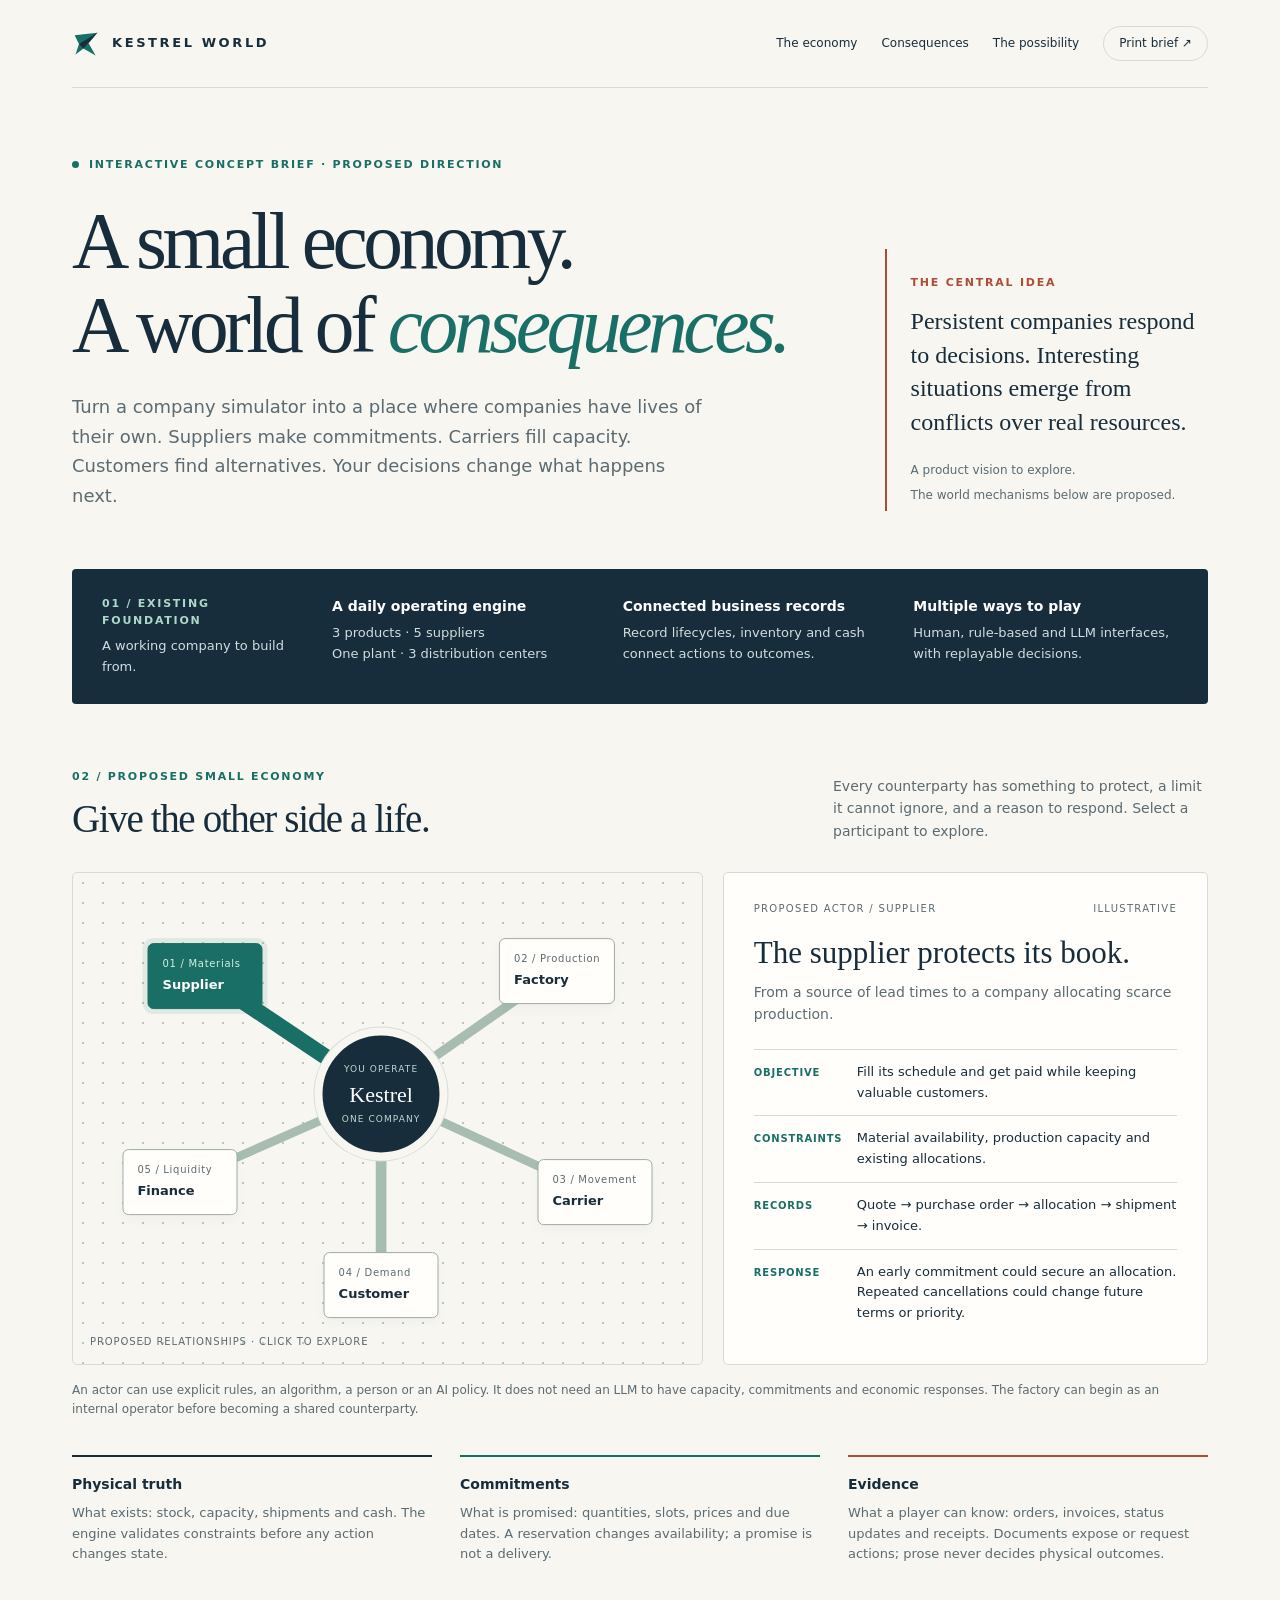
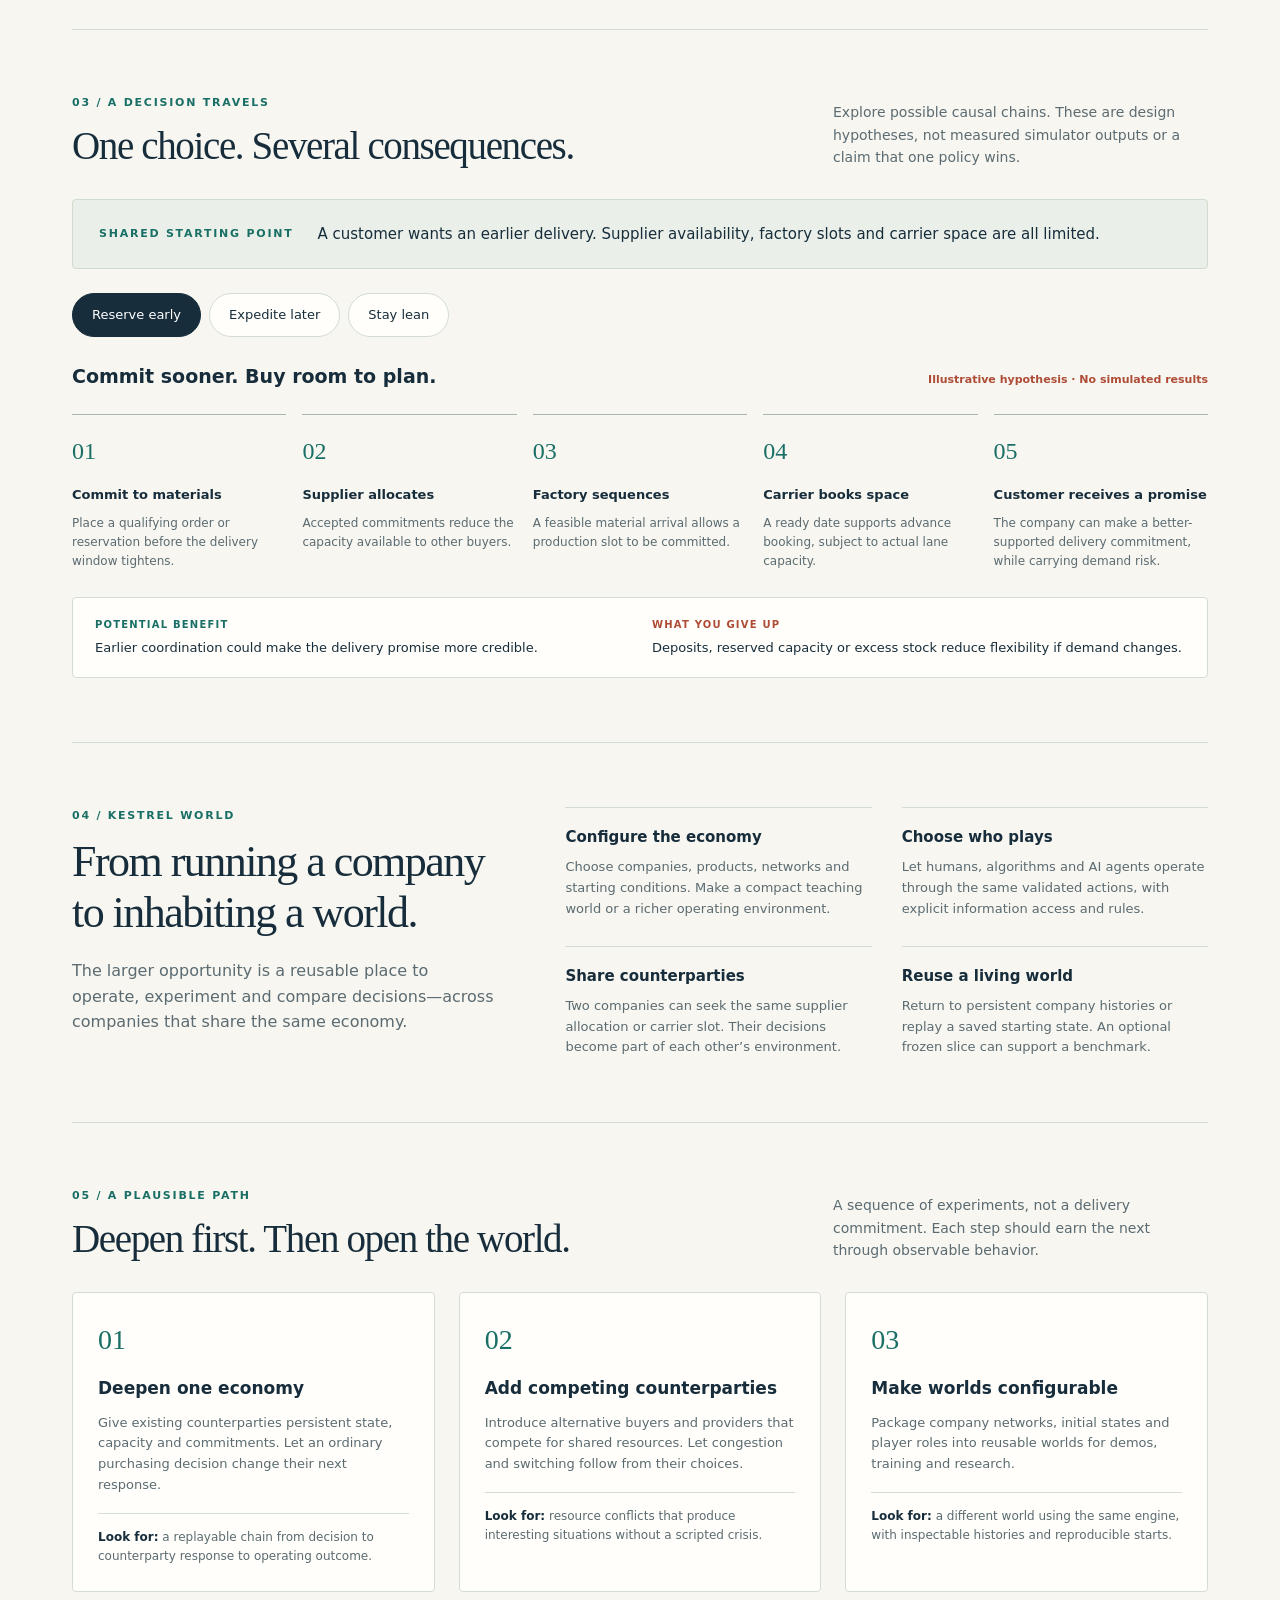
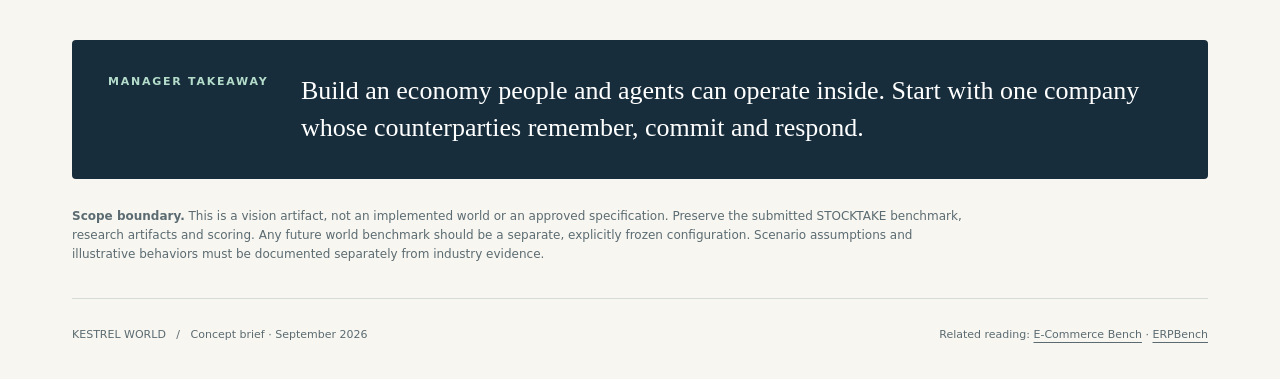
<file: artifacts/kestrel-world-vision.html>
<!doctype html>
<html lang="en">
<head>
<meta charset="utf-8"><meta name="viewport" content="width=device-width,initial-scale=1">
<meta name="description" content="An interactive concept brief for Kestrel World: persistent companies, shared resources, and consequences that emerge from economic decisions.">
<title>Kestrel World — A small economy</title>
<style>
:root{--paper:#f7f6f1;--ink:#172d3b;--muted:#5b6b71;--line:#d5dcd8;--teal:#196f65;--mint:#dceee6;--coral:#ae4c36;--peach:#f4e2d9;--white:#fffefa}*{box-sizing:border-box}html{scroll-behavior:smooth}body{margin:0;background:var(--paper);color:var(--ink);font:16px/1.6 ui-sans-serif,system-ui,-apple-system,BlinkMacSystemFont,"Segoe UI",sans-serif}button,a{-webkit-tap-highlight-color:transparent}button{font:inherit;cursor:pointer}a{color:inherit;text-underline-offset:4px}button:focus-visible,a:focus-visible{outline:3px solid var(--coral);outline-offset:5px}button:hover{filter:brightness(.96)}.wrap{max-width:1240px;margin:auto;padding:0 52px}.topbar{display:flex;justify-content:space-between;align-items:center;padding:26px 0;border-bottom:1px solid var(--line);gap:20px}.brand{font-weight:800;letter-spacing:.2em;font-size:13px;display:flex;align-items:center;gap:12px}.mark{width:28px;height:28px}.topbar nav{display:flex;align-items:center;gap:24px;font-size:12px}.topbar nav a{text-decoration:none}.print{border:1px solid var(--line);border-radius:30px;padding:7px 15px;background:transparent;color:var(--ink)}.eyebrow,.section-label{font-size:11px;font-weight:750;letter-spacing:.16em;text-transform:uppercase}.eyebrow{color:var(--teal);display:flex;align-items:center;gap:10px}.dot{width:7px;height:7px;border-radius:50%;background:var(--teal);display:inline-block}.hero{padding:68px 0 58px;display:grid;grid-template-columns:1.4fr .6fr;gap:58px;align-items:end}h1,h2,h3,p{margin-top:0}h1{font-family:Georgia,"Times New Roman",serif;font-size:clamp(52px,6.2vw,82px);font-weight:400;line-height:1.06;letter-spacing:-.055em;margin:25px 0}h1 em{font-weight:400;color:var(--teal)}.intro{font-size:18px;max-width:640px;color:var(--muted);line-height:1.65;margin-bottom:0}.hero-aside{padding:25px 0 4px 24px;border-left:2px solid var(--coral)}.hero-aside .section-label{color:var(--coral)}.hero-aside p{font-family:Georgia,serif;font-size:24px;line-height:1.4;margin:14px 0 16px}.small{font-size:12px;color:var(--muted)}.foundation{background:var(--ink);color:white;padding:26px 30px;display:grid;grid-template-columns:200px 1fr;gap:30px;border-radius:4px}.foundation .section-label{color:#aed8c9}.foundation p{font-size:13px;color:#d1dddF;margin:6px 0 0}.foundation-items{display:grid;grid-template-columns:repeat(3,1fr);gap:26px}.foundation strong{font-size:14px;font-weight:650;display:block;margin-bottom:4px}.section{padding:64px 0;border-bottom:1px solid var(--line)}.section-heading{display:flex;gap:40px;justify-content:space-between;align-items:end;margin-bottom:30px}.section-label{color:var(--teal)}h2{font-family:Georgia,serif;font-size:39px;line-height:1.15;font-weight:400;letter-spacing:-.035em;margin:12px 0 0}.section-heading>p{font-size:14px;color:var(--muted);max-width:375px;margin:0}.network-layout{display:grid;grid-template-columns:1.3fr 1fr;gap:20px}.network{position:relative;min-height:430px;border:1px solid var(--line);border-radius:5px;background:radial-gradient(circle,#b9c7bf 1px,transparent 1px) 0 0/20px 20px;overflow:hidden}.network svg{position:absolute;inset:0;width:100%;height:100%;pointer-events:none}.connection{stroke:#a7bdb2;stroke-width:1.7;fill:none}.connection.active{stroke:var(--teal);stroke-width:3}.node{position:absolute;transform:translate(-50%,-50%);background:var(--white);border:1px solid #9eada6;border-radius:6px;color:var(--ink);min-width:115px;padding:12px 14px;box-shadow:0 5px 12px #172d3b08;font-size:13px;font-weight:650;text-align:left}.node span{display:block;font-size:10px;letter-spacing:.07em;font-weight:500;color:var(--muted);margin-bottom:3px}.node[aria-pressed=true]{background:var(--teal);border-color:var(--teal);color:white;box-shadow:0 0 0 5px #196f6519}.node[aria-pressed=true] span{color:#d6eee4}.node.supplier{left:21%;top:21%}.node.factory{left:77%;top:20%}.node.carrier{left:83%;top:65%}.node.customer{left:49%;top:84%}.node.finance{left:17%;top:63%}.company{position:absolute;left:49%;top:45%;transform:translate(-50%,-50%);border-radius:50%;background:var(--ink);color:white;width:133px;height:133px;display:flex;flex-direction:column;justify-content:center;align-items:center;text-align:center;border:8px solid var(--paper);box-shadow:0 0 0 1px var(--line)}.company strong{font-family:Georgia,serif;font-size:22px;font-weight:400}.company span{font-size:9px;text-transform:uppercase;letter-spacing:.12em;color:#c4d6d1}.map-label{position:absolute;bottom:14px;left:17px;font-size:10px;letter-spacing:.09em;color:var(--muted)}.actor-panel{padding:28px 30px;background:var(--white);border:1px solid var(--line);border-radius:5px}.panel-kicker{display:flex;justify-content:space-between;gap:12px;font-size:10px;text-transform:uppercase;letter-spacing:.13em;color:var(--muted)}.actor-panel h3{font-family:Georgia,serif;font-size:31px;font-weight:400;line-height:1.1;margin:19px 0 11px}.actor-panel .lede{font-size:14px;color:var(--muted);margin-bottom:23px}.actor-fields{margin:0}.actor-fields>div{display:grid;grid-template-columns:89px 1fr;gap:14px;border-top:1px solid var(--line);padding:12px 0}.actor-fields dt{font-size:10px;font-weight:750;letter-spacing:.08em;text-transform:uppercase;padding-top:3px;color:var(--teal)}.actor-fields dd{margin:0;font-size:13px}.note{font-size:12px;color:var(--muted);margin:16px 0 0}.truth-grid{display:grid;grid-template-columns:repeat(3,1fr);gap:28px;margin-top:36px}.truth-card{border-top:2px solid var(--ink);padding-top:16px}.truth-card:nth-child(2){border-color:var(--teal)}.truth-card:nth-child(3){border-color:var(--coral)}.truth-card h3{font-size:14px;margin:0 0 7px}.truth-card p{font-size:13px;color:var(--muted);margin:0}.cause{background:#eaf0e9;border:1px solid #cfdccd;padding:22px 26px;display:flex;gap:24px;align-items:center;border-radius:4px}.cause .section-label{white-space:nowrap}.cause p{font-size:15px;margin:0}.policy-buttons{display:flex;gap:8px;margin:24px 0}.policy-buttons button{border:1px solid var(--line);background:var(--white);padding:11px 19px;border-radius:30px;color:var(--ink);font-size:13px}.policy-buttons button[aria-pressed=true]{background:var(--ink);color:white;border-color:var(--ink)}.policy-heading{display:flex;justify-content:space-between;gap:30px;margin-bottom:22px;align-items:baseline}.policy-heading h3{font-size:19px;margin:0;font-weight:650}.hypothesis{font-size:11px;color:var(--coral);font-weight:600}.steps{list-style:none;margin:0;padding:0;display:grid;grid-template-columns:repeat(5,1fr);gap:16px}.steps li{padding-top:17px;border-top:1px solid #a8b8b0}.step-number{font-family:Georgia,serif;font-size:24px;color:var(--teal);display:block;margin-bottom:15px}.steps strong{display:block;font-size:13px;margin-bottom:8px}.steps p{font-size:12px;color:var(--muted);margin:0}.tradeoff{display:grid;grid-template-columns:1fr 1fr;gap:24px;margin-top:25px;padding:19px 22px;background:var(--white);border:1px solid var(--line);border-radius:4px}.tradeoff p{font-size:13px;margin:0}.tradeoff strong{font-size:10px;text-transform:uppercase;letter-spacing:.12em;display:block;color:var(--teal);margin-bottom:5px}.tradeoff p:last-child strong{color:var(--coral)}.world{display:grid;grid-template-columns:.8fr 1.2fr;gap:65px}.world h2{font-size:44px}.world-intro{font-size:16px;color:var(--muted);margin:20px 0 0}.possibilities{display:grid;grid-template-columns:1fr 1fr;gap:26px 30px}.possibilities article{padding-top:17px;border-top:1px solid var(--line)}.possibilities h3{font-size:15px;margin-bottom:8px}.possibilities p{font-size:13px;color:var(--muted);margin:0}.sequence{display:grid;grid-template-columns:repeat(3,1fr);gap:24px;margin-top:28px}.phase{border:1px solid var(--line);border-radius:4px;padding:25px;background:var(--white)}.phase-num{font-family:Georgia,serif;color:var(--teal);font-size:28px}.phase h3{font-size:17px;margin:13px 0 10px}.phase p{font-size:13px;color:var(--muted);margin:0}.phase .proof{padding-top:14px;margin-top:17px;border-top:1px solid var(--line);font-size:12px}.proof strong{color:var(--ink)}.takeaway{padding:33px 36px;margin:48px 0 28px;background:var(--ink);color:white;border-radius:4px;display:grid;grid-template-columns:165px 1fr;gap:28px}.takeaway .section-label{color:#b4dccb}.takeaway p{font-family:Georgia,serif;font-size:26px;line-height:1.4;margin:0}.boundary{font-size:12px;color:var(--muted);max-width:900px}.footer{padding:27px 0 35px;margin-top:34px;border-top:1px solid var(--line);display:flex;justify-content:space-between;gap:30px;font-size:11px;color:var(--muted)}.print-only{display:none}::selection{background:#c4e6d5} @media(max-width:900px){.wrap{padding:0 28px}.hero{grid-template-columns:1fr;gap:32px;padding-top:44px}.hero-aside{max-width:620px}.foundation{grid-template-columns:1fr;gap:20px}.network-layout{grid-template-columns:1fr 1fr}.node{min-width:95px;padding:10px;font-size:12px}.company{width:112px;height:112px}.world{gap:32px}.steps{gap:12px}.topbar nav a{display:none}}@media(max-width:650px){.wrap{padding:0 20px}.topbar{padding:20px 0}.brand{font-size:11px}.hero{padding:38px 0}.hero h1{font-size:53px}.intro{font-size:16px}.hero-aside p{font-size:22px}.foundation{padding:24px}.foundation-items{grid-template-columns:1fr;gap:17px}.section{padding:42px 0}.section-heading{display:block}.section-heading>p{margin-top:17px}h2{font-size:33px}.network-layout{grid-template-columns:1fr}.network{min-height:380px}.node{min-width:99px}.node.carrier{left:80%}.node.finance{left:19%}.actor-panel{padding:24px}.truth-grid{grid-template-columns:1fr;gap:20px}.cause{display:block;padding:20px}.cause p{margin-top:8px}.policy-buttons{flex-wrap:wrap}.policy-buttons button{padding:9px 14px}.policy-heading{display:block}.hypothesis{display:block;margin-top:8px}.steps{grid-template-columns:1fr;gap:0}.steps li{display:grid;grid-template-columns:33px 1fr;column-gap:16px;padding:16px 0}.step-number{grid-row:span 2;margin:0}.steps strong{margin-bottom:4px}.steps p{font-size:13px}.tradeoff,.world,.sequence,.takeaway{grid-template-columns:1fr}.world{gap:30px}.world h2{font-size:37px}.possibilities{gap:22px}.takeaway{padding:27px;gap:15px}.takeaway p{font-size:24px}.footer{display:block}.footer>div+div{margin-top:15px}}@media(prefers-reduced-motion:reduce){html{scroll-behavior:auto}}@media print{@page{margin:16mm}body{font-size:10pt;background:white;color:#172d3b}.wrap{padding:0;max-width:none}.topbar nav,.policy-buttons,.network,.screen-only{display:none!important}.hero{padding:25px 0;gap:30px;grid-template-columns:1.4fr .6fr}h1{font-size:43pt}.hero-aside p{font-size:16pt}.intro{font-size:11pt}.foundation{background:#eef2ee;color:var(--ink);padding:17px;grid-template-columns:160px 1fr}.foundation p,.foundation .section-label{color:var(--ink)}.section{padding:25px 0}.section-heading{margin-bottom:20px}h2,.world h2{font-size:25pt}.network-layout{display:block}.actor-panel{break-inside:avoid;padding:17px;margin-bottom:12px}.actor-panel h3{font-size:21pt;margin-top:10px}.actor-panel .lede{margin-bottom:10px}.actor-fields>div{padding:7px 0}.print-only{display:block}.print-actors{display:grid;grid-template-columns:1fr 1fr;gap:12px}.print-actors .actor-fields>div{grid-template-columns:65px 1fr;gap:8px}.print-actors .actor-panel{margin:0}.truth-grid{gap:20px;break-inside:avoid}.cause{padding:15px}.policy-content{break-inside:avoid;margin-top:22px}.steps{gap:12px}.steps p{font-size:9pt}.step-number{margin-bottom:7px}.tradeoff{margin-top:15px;padding:12px}.world{gap:30px}.sequence{gap:15px}.phase{padding:16px;break-inside:avoid}.takeaway{background:#eef2ee;color:var(--ink);margin:25px 0 15px;padding:20px;break-inside:avoid}.takeaway .section-label{color:var(--teal)}.takeaway p{font-size:17pt}.footer{margin-top:18px;padding-bottom:0}a{color:inherit}*{box-shadow:none!important}}
</style>
</head>
<body>
<div class="wrap">
<header class="topbar"><a class="brand" href="#top" aria-label="Kestrel World home" style="text-decoration:none"><svg class="mark" viewBox="0 0 32 32" aria-hidden="true"><path d="M3 6L29 3 19 15 27 29 13 21 4 28 8 16Z" fill="#196f65"/><path d="M8 16L29 3 13 21" fill="#172d3b"/></svg>KESTREL WORLD</a><nav aria-label="Sections"><a href="#economy">The economy</a><a href="#consequences">Consequences</a><a href="#worlds">The possibility</a><button class="print" id="print-button" type="button">Print brief ↗</button></nav></header>
<main id="top">
<section class="hero"><div><div class="eyebrow"><span class="dot"></span>Interactive concept brief · Proposed direction</div><h1>A small economy.<br>A world of <em>consequences.</em></h1><p class="intro">Turn a company simulator into a place where companies have lives of their own. Suppliers make commitments. Carriers fill capacity. Customers find alternatives. Your decisions change what happens next.</p></div><aside class="hero-aside"><div class="section-label">The central idea</div><p>Persistent companies respond to decisions. Interesting situations emerge from conflicts over real resources.</p><span class="small">A product vision to explore.<br>The world mechanisms below are proposed.</span></aside></section>
<section class="foundation" aria-label="Existing Kestrel foundation"><div><div class="section-label">01 / Existing foundation</div><p>A working company to build from.</p></div><div class="foundation-items"><div><strong>A daily operating engine</strong><p>3 products · 5 suppliers<br>One plant · 3 distribution centers</p></div><div><strong>Connected business records</strong><p>Record lifecycles, inventory and cash connect actions to outcomes.</p></div><div><strong>Multiple ways to play</strong><p>Human, rule-based and LLM interfaces, with replayable decisions.</p></div></div></section>
<section class="section" id="economy"><div class="section-heading"><div><div class="section-label">02 / Proposed small economy</div><h2>Give the other side a life.</h2></div><p>Every counterparty has something to protect, a limit it cannot ignore, and a reason to respond. Select a participant to explore.</p></div>
<div class="network-layout"><div class="network" aria-label="Proposed company network"><svg viewBox="0 0 100 100" preserveAspectRatio="none" aria-hidden="true"><path class="connection active" data-link="supplier" d="M49 45L21 21"/><path class="connection" data-link="factory" d="M49 45L77 20"/><path class="connection" data-link="carrier" d="M49 45L83 65"/><path class="connection" data-link="customer" d="M49 45L49 84"/><path class="connection" data-link="finance" d="M49 45L17 63"/></svg><div class="company"><span>You operate</span><strong>Kestrel</strong><span>One company</span></div><button class="node supplier" data-actor="supplier" aria-controls="actor-panel" aria-pressed="true"><span>01 / Materials</span>Supplier</button><button class="node factory" data-actor="factory" aria-controls="actor-panel" aria-pressed="false"><span>02 / Production</span>Factory</button><button class="node carrier" data-actor="carrier" aria-controls="actor-panel" aria-pressed="false"><span>03 / Movement</span>Carrier</button><button class="node customer" data-actor="customer" aria-controls="actor-panel" aria-pressed="false"><span>04 / Demand</span>Customer</button><button class="node finance" data-actor="finance" aria-controls="actor-panel" aria-pressed="false"><span>05 / Liquidity</span>Finance</button><span class="map-label">PROPOSED RELATIONSHIPS · CLICK TO EXPLORE</span></div><div id="actor-panel" class="actor-panel" aria-live="polite" aria-atomic="true"></div></div>
<div class="print-only print-actors" id="print-actors"></div>
<p class="note">An actor can use explicit rules, an algorithm, a person or an AI policy. It does not need an LLM to have capacity, commitments and economic responses. The factory can begin as an internal operator before becoming a shared counterparty.</p>
<div class="truth-grid"><article class="truth-card"><h3>Physical truth</h3><p>What exists: stock, capacity, shipments and cash. The engine validates constraints before any action changes state.</p></article><article class="truth-card"><h3>Commitments</h3><p>What is promised: quantities, slots, prices and due dates. A reservation changes availability; a promise is not a delivery.</p></article><article class="truth-card"><h3>Evidence</h3><p>What a player can know: orders, invoices, status updates and receipts. Documents expose or request actions; prose never decides physical outcomes.</p></article></div>
</section>
<section class="section" id="consequences"><div class="section-heading"><div><div class="section-label">03 / A decision travels</div><h2>One choice. Several consequences.</h2></div><p>Explore possible causal chains. These are design hypotheses, not measured simulator outputs or a claim that one policy wins.</p></div><div class="cause"><span class="section-label">Shared starting point</span><p>A customer wants an earlier delivery. Supplier availability, factory slots and carrier space are all limited.</p></div><div class="policy-buttons" role="group" aria-label="Illustrative operating policy"><button data-policy="reserve" aria-pressed="true" aria-controls="policy-panel">Reserve early</button><button data-policy="expedite" aria-pressed="false" aria-controls="policy-panel">Expedite later</button><button data-policy="lean" aria-pressed="false" aria-controls="policy-panel">Stay lean</button></div><div id="policy-panel" class="policy-content" aria-live="polite" aria-atomic="true"></div><div id="print-policies" class="print-only"></div></section>
<section class="section world" id="worlds"><div><div class="section-label">04 / Kestrel World</div><h2>From running a company<br>to inhabiting a world.</h2><p class="world-intro">The larger opportunity is a reusable place to operate, experiment and compare decisions—across companies that share the same economy.</p></div><div class="possibilities"><article><h3>Configure the economy</h3><p>Choose companies, products, networks and starting conditions. Make a compact teaching world or a richer operating environment.</p></article><article><h3>Choose who plays</h3><p>Let humans, algorithms and AI agents operate through the same validated actions, with explicit information access and rules.</p></article><article><h3>Share counterparties</h3><p>Two companies can seek the same supplier allocation or carrier slot. Their decisions become part of each other’s environment.</p></article><article><h3>Reuse a living world</h3><p>Return to persistent company histories or replay a saved starting state. An optional frozen slice can support a benchmark.</p></article></div></section>
<section class="section" style="border-bottom:0;padding-bottom:0"><div class="section-heading"><div><div class="section-label">05 / A plausible path</div><h2>Deepen first. Then open the world.</h2></div><p>A sequence of experiments, not a delivery commitment. Each step should earn the next through observable behavior.</p></div><div class="sequence"><article class="phase"><span class="phase-num">01</span><h3>Deepen one economy</h3><p>Give existing counterparties persistent state, capacity and commitments. Let an ordinary purchasing decision change their next response.</p><p class="proof"><strong>Look for:</strong> a replayable chain from decision to counterparty response to operating outcome.</p></article><article class="phase"><span class="phase-num">02</span><h3>Add competing counterparties</h3><p>Introduce alternative buyers and providers that compete for shared resources. Let congestion and switching follow from their choices.</p><p class="proof"><strong>Look for:</strong> resource conflicts that produce interesting situations without a scripted crisis.</p></article><article class="phase"><span class="phase-num">03</span><h3>Make worlds configurable</h3><p>Package company networks, initial states and player roles into reusable worlds for demos, training and research.</p><p class="proof"><strong>Look for:</strong> a different world using the same engine, with inspectable histories and reproducible starts.</p></article></div></section>
<aside class="takeaway"><div class="section-label">Manager takeaway</div><p>Build an economy people and agents can operate inside. Start with one company whose counterparties remember, commit and respond.</p></aside><p class="boundary"><strong>Scope boundary.</strong> This is a vision artifact, not an implemented world or an approved specification. Preserve the submitted STOCKTAKE benchmark, research artifacts and scoring. Any future world benchmark should be a separate, explicitly frozen configuration. Scenario assumptions and illustrative behaviors must be documented separately from industry evidence.</p>
</main><footer class="footer"><div>KESTREL WORLD &nbsp; / &nbsp; Concept brief · September 2026</div><div>Related reading: <a href="https://arxiv.org/abs/2608.30730">E-Commerce Bench</a> · <a href="https://arxiv.org/abs/2609.04667">ERPBench</a></div></footer>
</div>
<script>
const actors={
 supplier:{name:'The supplier protects its book.',lede:'From a source of lead times to a company allocating scarce production.',objective:'Fill its schedule and get paid while keeping valuable customers.',constraint:'Material availability, production capacity and existing allocations.',records:'Quote → purchase order → allocation → shipment → invoice.',response:'An early commitment could secure an allocation. Repeated cancellations could change future terms or priority.'},
 factory:{name:'The factory protects its schedule.',lede:'Production becomes a queue of competing commitments, not an unlimited conversion step.',objective:'Complete valuable work while keeping the line productive.',constraint:'Line time, materials, changeovers and previously accepted jobs.',records:'Work order → slot reservation → production release → completion.',response:'A rush request could displace another job only if the schedule and commitments permit it. A reserved slot could expire if materials fail to arrive.'},
 carrier:{name:'The carrier protects its network.',lede:'Transport capacity is something other companies want too.',objective:'Fill departures and honor accepted bookings profitably.',constraint:'Lane capacity, cutoff times, equipment and accepted shipments.',records:'Rate quote → booking → pickup → transit event → delivery receipt.',response:'Late booking could mean a later departure or a premium service if space remains. Paying more cannot create capacity that does not exist.'},
 customer:{name:'The customer protects its business.',lede:'Demand comes from a buyer with its own deadlines and alternatives.',objective:'Obtain reliable supply at an acceptable total cost.',constraint:'Budget, delivery windows, switching options and its own commitments.',records:'Inquiry → sales order → delivery promise → receipt → payment.',response:'A missed promise could trigger a revised order or a switch to an available competitor. Reliable delivery could influence future business.'},
 finance:{name:'Finance protects its exposure.',lede:'Working capital ties a company’s choices together across time.',objective:'Recover lending and support obligations within an agreed risk policy.',constraint:'Cash, credit limits, collateral and outstanding payment obligations.',records:'Invoice → receivable or payable → credit draw → settlement.',response:'An advance payment could consume room for freight or wages. Overdue obligations could restrict additional credit under explicit rules.'}
};
const policies={
 reserve:{title:'Commit sooner. Buy room to plan.',steps:[['Commit to materials','Place a qualifying order or reservation before the delivery window tightens.'],['Supplier allocates','Accepted commitments reduce the capacity available to other buyers.'],['Factory sequences','A feasible material arrival allows a production slot to be committed.'],['Carrier books space','A ready date supports advance booking, subject to actual lane capacity.'],['Customer receives a promise','The company can make a better-supported delivery commitment, while carrying demand risk.']],upside:'Earlier coordination could make the delivery promise more credible.',cost:'Deposits, reserved capacity or excess stock reduce flexibility if demand changes.'},
 expedite:{title:'Wait for clarity. Then seek a faster route.',steps:[['Hold the commitment','Keep options open while waiting for the customer to confirm.'],['Capacity fills elsewhere','Other accepted orders may take supplier and factory slots.'],['Request an exception','Seek a rush slot or substitute; the counterparty can accept, price or decline.'],['Seek faster freight','Pay for an available faster service; every leg must remain feasible.'],['Reconcile the promise','Deliver sooner if the chain can support it, or renegotiate the customer deadline.']],upside:'Waiting could avoid spending against uncertain demand.',cost:'Rush costs may squeeze margin, and no premium guarantees unavailable capacity.'},
 lean:{title:'Protect cash. Accept less buffer.',steps:[['Buy close to need','Limit forward commitments and keep inventory small.'],['Depend on current availability','The next order competes for whatever supply remains when it is placed.'],['Expose the production gap','A late material arrival may leave a slot idle or push the job back.'],['Use the feasible departure','A missed cutoff may move delivery to the next available carrier slot.'],['Customer weighs alternatives','The buyer may accept the revised date, resize its order or switch if another offer exists.']],upside:'Less stock could preserve cash and limit unsold inventory.',cost:'Small buffers make supplier and transport variability harder to absorb.'}
};
function actorHTML(key){const a=actors[key];return `<div class="panel-kicker"><span>Proposed actor / ${key}</span><span>Illustrative</span></div><h3>${a.name}</h3><p class="lede">${a.lede}</p><dl class="actor-fields">${[['Objective','objective'],['Constraints','constraint'],['Records','records'],['Response','response']].map(([label,field])=>`<div><dt>${label}</dt><dd>${a[field]}</dd></div>`).join('')}</dl>`}
function policyHTML(key){const p=policies[key];return `<div class="policy-heading"><h3>${p.title}</h3><span class="hypothesis">Illustrative hypothesis · No simulated results</span></div><ol class="steps">${p.steps.map(([title,body],i)=>`<li><span class="step-number">0${i+1}</span><strong>${title}</strong><p>${body}</p></li>`).join('')}</ol><div class="tradeoff"><p><strong>Potential benefit</strong>${p.upside}</p><p><strong>What you give up</strong>${p.cost}</p></div>`}
function selectActor(key){document.querySelectorAll('[data-actor]').forEach(b=>b.setAttribute('aria-pressed',String(b.dataset.actor===key)));document.querySelectorAll('[data-link]').forEach(p=>p.classList.toggle('active',p.dataset.link===key));document.getElementById('actor-panel').innerHTML=actorHTML(key);document.getElementById('print-actors').innerHTML=Object.keys(actors).filter(k=>k!==key).map(k=>`<article class="actor-panel">${actorHTML(k)}</article>`).join('')}
function selectPolicy(key){document.querySelectorAll('[data-policy]').forEach(b=>b.setAttribute('aria-pressed',String(b.dataset.policy===key)));document.getElementById('policy-panel').innerHTML=policyHTML(key);document.getElementById('print-policies').innerHTML=Object.keys(policies).filter(k=>k!==key).map(k=>`<article class="policy-content">${policyHTML(k)}</article>`).join('')}
document.querySelectorAll('[data-actor]').forEach(b=>b.addEventListener('click',()=>selectActor(b.dataset.actor)));
document.querySelectorAll('[data-policy]').forEach(b=>b.addEventListener('click',()=>selectPolicy(b.dataset.policy)));
document.getElementById('print-button').addEventListener('click',()=>window.print());selectActor('supplier');selectPolicy('reserve');
</script>
</body>
</html>
</file>
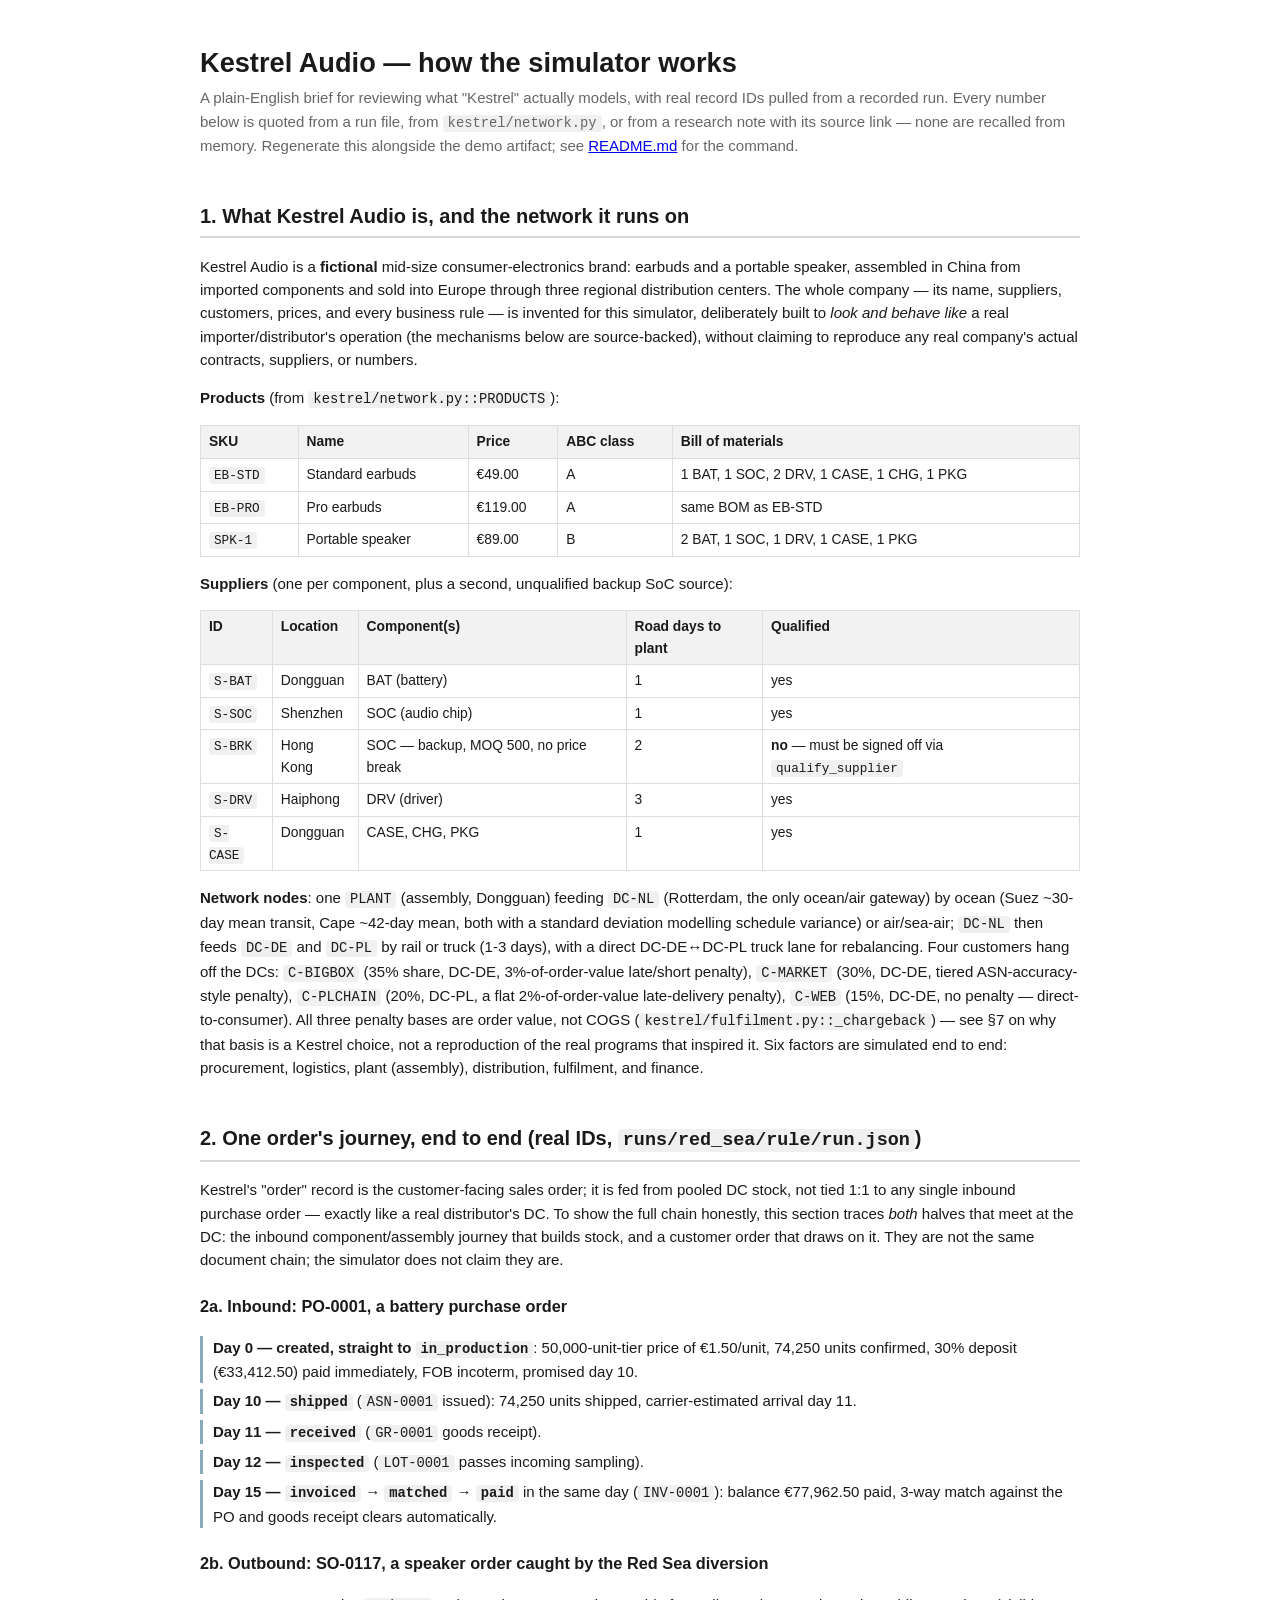
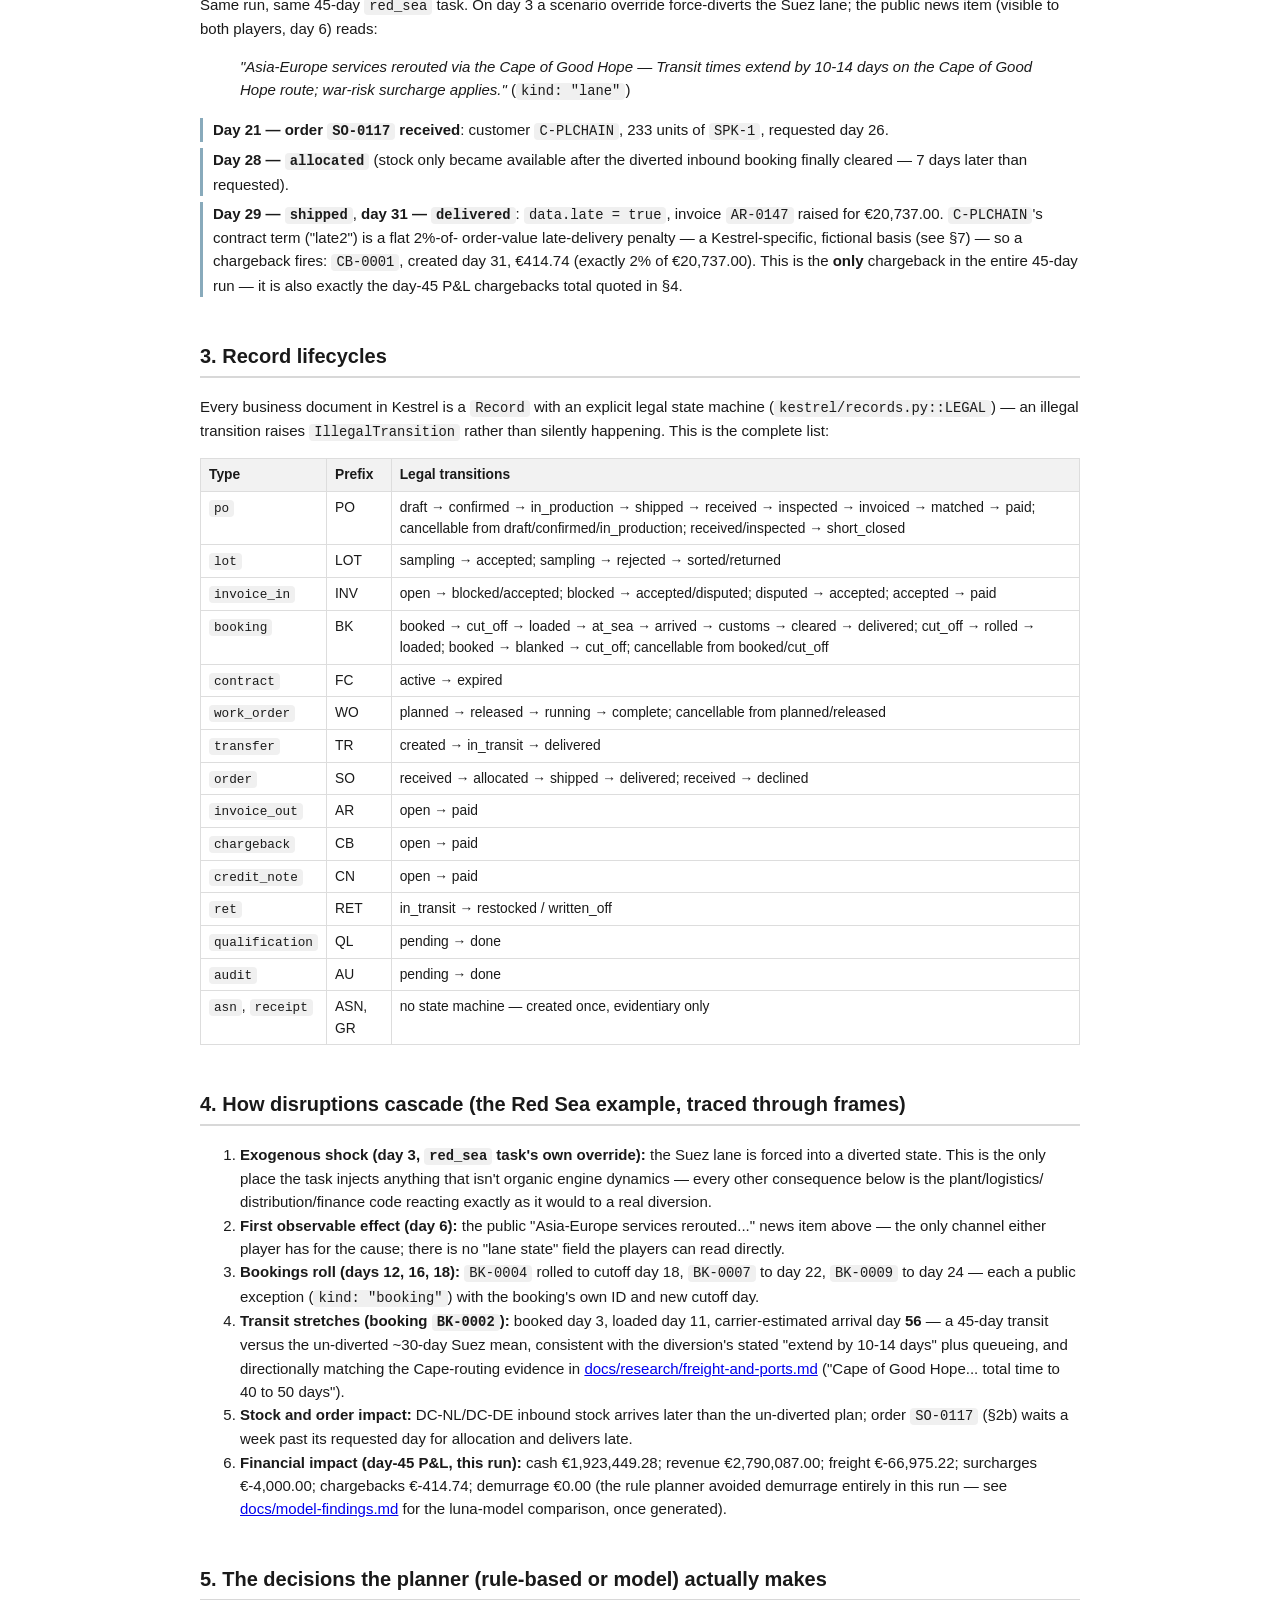
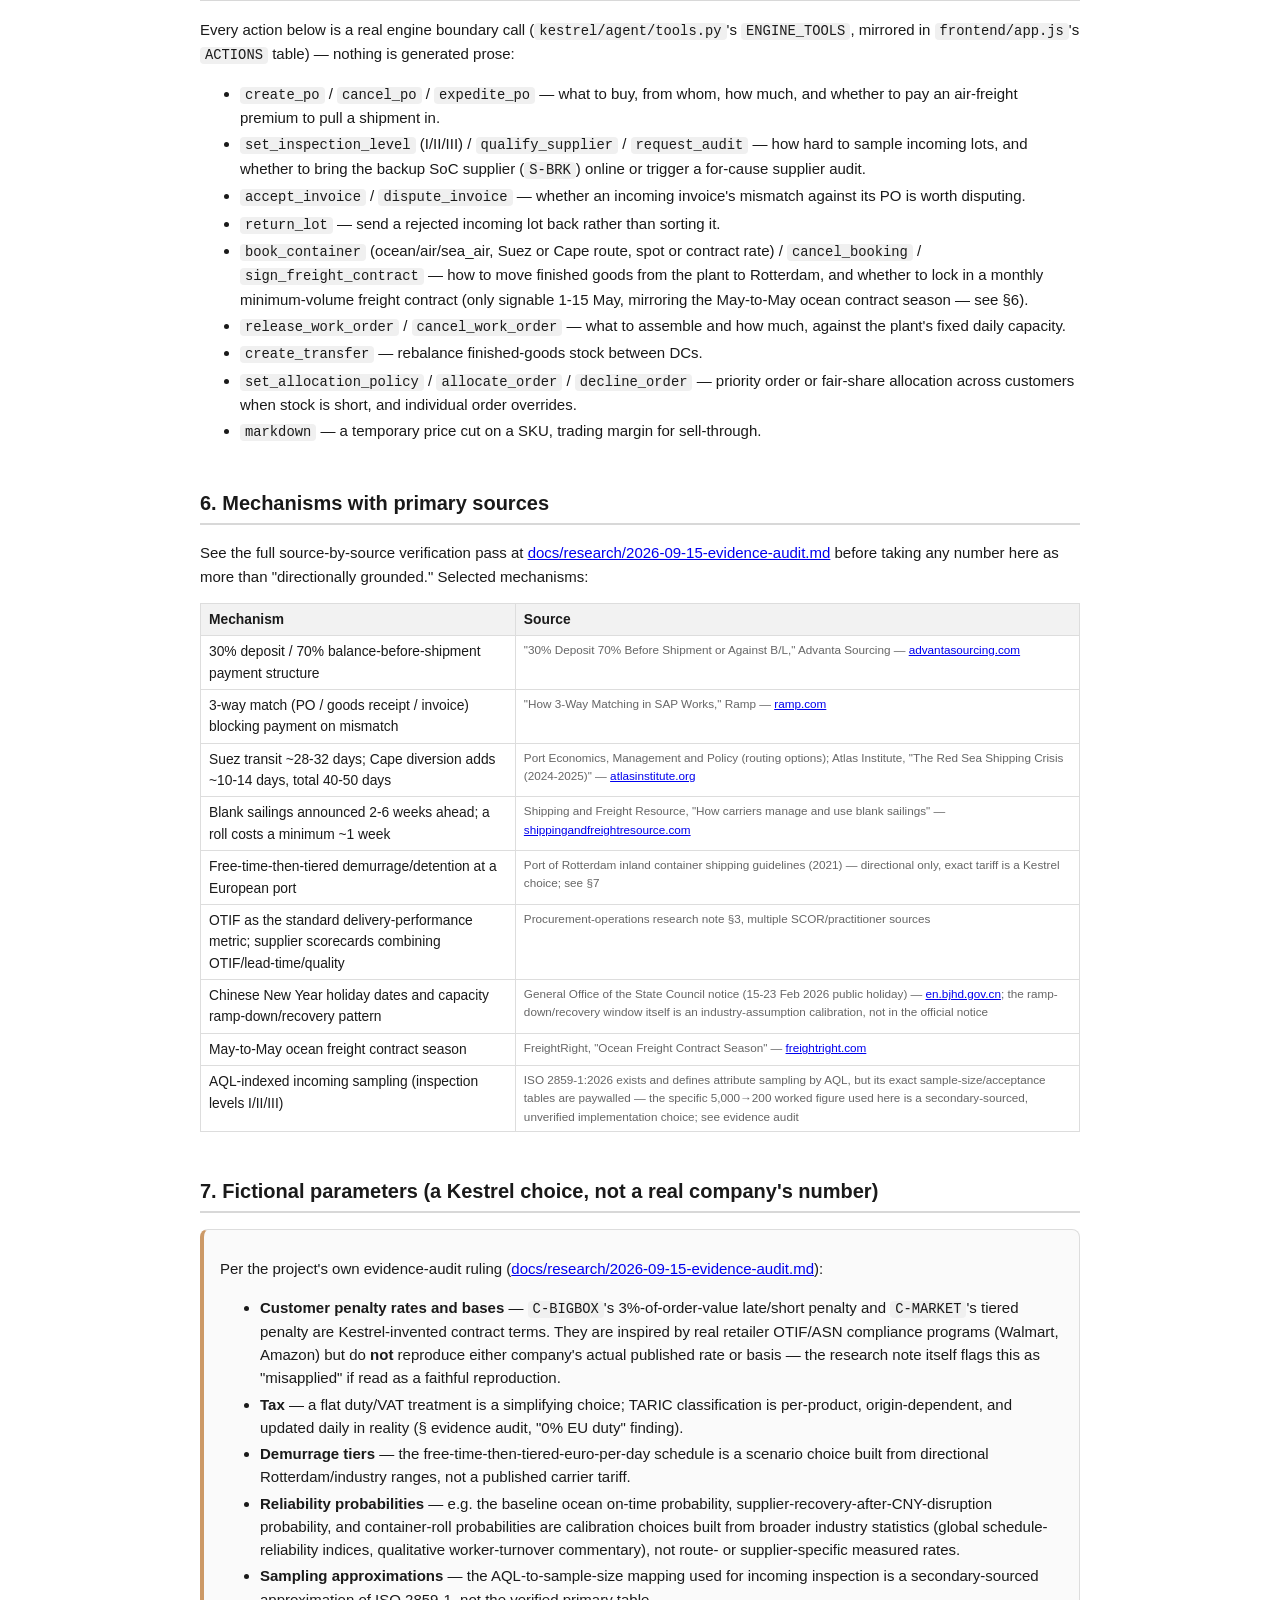
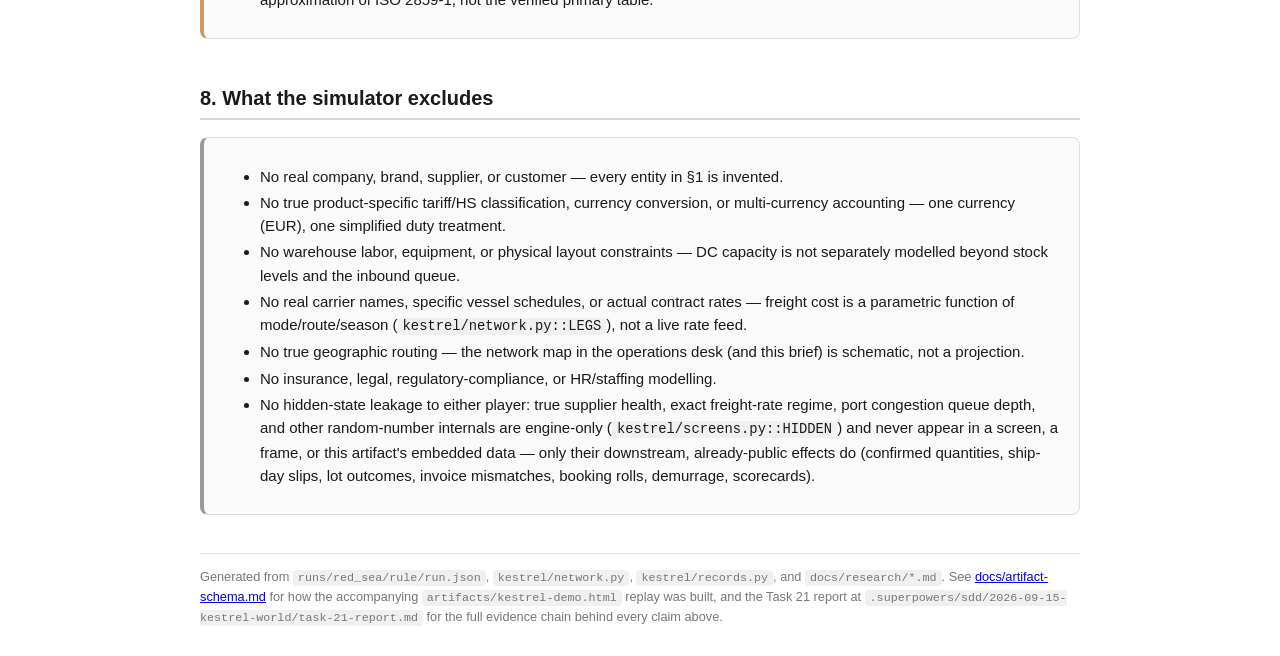
<file: docs/design-brief.html>
<!doctype html>
<meta charset="utf-8">
<title>Kestrel Audio — design brief</title>
<style>
  :root { color-scheme: light dark; }
  body { font: 15px/1.55 -apple-system, Segoe UI, Helvetica, Arial, sans-serif;
         max-width: 880px; margin: 0 auto; padding: 24px 20px 80px; background: #fff; color: #1a1a1a; }
  @media (prefers-color-scheme: dark) { body { background: #16181c; color: #e6e6e6; } a { color: #7db8ff; }
    code, pre, table, .box { background: #22252b; border-color: #3a3d44 !important; } th { background: #2a2d33 !important; } }
  h1 { font-size: 1.7rem; margin-bottom: 2px; }
  h2 { font-size: 1.25rem; margin-top: 2.2em; border-bottom: 2px solid #d8d8d8; padding-bottom: 4px; }
  h3 { font-size: 1.02rem; margin-top: 1.4em; }
  .subtitle { color: #666; margin-top: 0; }
  code { background: #f0f0f0; padding: 1px 5px; border-radius: 4px; font-size: 0.92em; }
  pre { background: #f5f5f5; padding: 10px 12px; border-radius: 6px; overflow-x: auto; font-size: 0.85em; }
  table { border-collapse: collapse; width: 100%; margin: 0.8em 0; font-size: 0.92em; }
  th, td { border: 1px solid #ddd; padding: 5px 8px; text-align: left; vertical-align: top; }
  th { background: #f2f2f2; }
  .box { border: 1px solid #ddd; border-radius: 8px; padding: 12px 16px; margin: 1em 0; background: #fafafa; }
  .fictional { border-left: 4px solid #c96; }
  .exclude { border-left: 4px solid #999; }
  .journey-step { margin: 6px 0; padding-left: 10px; border-left: 3px solid #8ab; }
  .src { font-size: 0.85em; color: #666; }
  ul.compact li { margin: 3px 0; }
  .todo { color: #b45; font-style: italic; }
  footer { margin-top: 3em; padding-top: 1em; border-top: 1px solid #ddd; color: #777; font-size: 0.85em; }
</style>

<h1>Kestrel Audio — how the simulator works</h1>
<p class="subtitle">A plain-English brief for reviewing what "Kestrel" actually models, with real
record IDs pulled from a recorded run. Every number below is quoted from a run file, from
<code>kestrel/network.py</code>, or from a research note with its source link — none are
recalled from memory. Regenerate this alongside the demo artifact; see
<a href="../README.md">README.md</a> for the command.</p>

<h2>1. What Kestrel Audio is, and the network it runs on</h2>
<p>Kestrel Audio is a <strong>fictional</strong> mid-size consumer-electronics brand: earbuds
and a portable speaker, assembled in China from imported components and sold into Europe
through three regional distribution centers. The whole company — its name, suppliers,
customers, prices, and every business rule — is invented for this simulator, deliberately
built to <em>look and behave like</em> a real importer/distributor's operation (the mechanisms
below are source-backed), without claiming to reproduce any real company's actual contracts,
suppliers, or numbers.</p>

<p><strong>Products</strong> (from <code>kestrel/network.py::PRODUCTS</code>):</p>
<table>
<tr><th>SKU</th><th>Name</th><th>Price</th><th>ABC class</th><th>Bill of materials</th></tr>
<tr><td><code>EB-STD</code></td><td>Standard earbuds</td><td>€49.00</td><td>A</td><td>1 BAT, 1 SOC, 2 DRV, 1 CASE, 1 CHG, 1 PKG</td></tr>
<tr><td><code>EB-PRO</code></td><td>Pro earbuds</td><td>€119.00</td><td>A</td><td>same BOM as EB-STD</td></tr>
<tr><td><code>SPK-1</code></td><td>Portable speaker</td><td>€89.00</td><td>B</td><td>2 BAT, 1 SOC, 1 DRV, 1 CASE, 1 PKG</td></tr>
</table>

<p><strong>Suppliers</strong> (one per component, plus a second, unqualified backup SoC source):</p>
<table>
<tr><th>ID</th><th>Location</th><th>Component(s)</th><th>Road days to plant</th><th>Qualified</th></tr>
<tr><td><code>S-BAT</code></td><td>Dongguan</td><td>BAT (battery)</td><td>1</td><td>yes</td></tr>
<tr><td><code>S-SOC</code></td><td>Shenzhen</td><td>SOC (audio chip)</td><td>1</td><td>yes</td></tr>
<tr><td><code>S-BRK</code></td><td>Hong Kong</td><td>SOC — backup, MOQ 500, no price break</td><td>2</td><td><strong>no</strong> — must be signed off via <code>qualify_supplier</code></td></tr>
<tr><td><code>S-DRV</code></td><td>Haiphong</td><td>DRV (driver)</td><td>3</td><td>yes</td></tr>
<tr><td><code>S-CASE</code></td><td>Dongguan</td><td>CASE, CHG, PKG</td><td>1</td><td>yes</td></tr>
</table>

<p><strong>Network nodes</strong>: one <code>PLANT</code> (assembly, Dongguan) feeding
<code>DC-NL</code> (Rotterdam, the only ocean/air gateway) by ocean (Suez ~30-day mean transit,
Cape ~42-day mean, both with a standard deviation modelling schedule variance) or air/sea-air;
<code>DC-NL</code> then feeds <code>DC-DE</code> and <code>DC-PL</code> by rail or truck
(1-3 days), with a direct DC-DE↔DC-PL truck lane for rebalancing. Four customers hang off
the DCs: <code>C-BIGBOX</code> (35% share, DC-DE, 3%-of-order-value late/short penalty),
<code>C-MARKET</code> (30%, DC-DE, tiered ASN-accuracy-style penalty), <code>C-PLCHAIN</code>
(20%, DC-PL, a flat 2%-of-order-value late-delivery penalty), <code>C-WEB</code> (15%,
DC-DE, no penalty — direct-to-consumer). All three penalty bases are order value, not COGS
(<code>kestrel/fulfilment.py::_chargeback</code>) — see §7 on why that basis is a Kestrel
choice, not a reproduction of the real programs that inspired it. Six factors are simulated
end to end: procurement, logistics, plant (assembly), distribution, fulfilment, and finance.</p>

<h2>2. One order's journey, end to end (real IDs, <code>runs/red_sea/rule/run.json</code>)</h2>
<p>Kestrel's "order" record is the customer-facing sales order; it is fed from pooled DC
stock, not tied 1:1 to any single inbound purchase order — exactly like a real distributor's
DC. To show the full chain honestly, this section traces <em>both</em> halves that meet at
the DC: the inbound component/assembly journey that builds stock, and a customer order that
draws on it. They are not the same document chain; the simulator does not claim they are.</p>

<h3>2a. Inbound: PO-0001, a battery purchase order</h3>
<div class="journey-step"><strong>Day 0 — created, straight to <code>in_production</code></strong>:
50,000-unit-tier price of €1.50/unit, 74,250 units confirmed, 30% deposit (€33,412.50) paid
immediately, FOB incoterm, promised day 10.</div>
<div class="journey-step"><strong>Day 10 — <code>shipped</code></strong> (<code>ASN-0001</code>
issued): 74,250 units shipped, carrier-estimated arrival day 11.</div>
<div class="journey-step"><strong>Day 11 — <code>received</code></strong> (<code>GR-0001</code>
goods receipt).</div>
<div class="journey-step"><strong>Day 12 — <code>inspected</code></strong> (<code>LOT-0001</code>
passes incoming sampling).</div>
<div class="journey-step"><strong>Day 15 — <code>invoiced</code> → <code>matched</code> →
<code>paid</code></strong> in the same day (<code>INV-0001</code>): balance €77,962.50 paid,
3-way match against the PO and goods receipt clears automatically.</div>

<h3>2b. Outbound: SO-0117, a speaker order caught by the Red Sea diversion</h3>
<p>Same run, same 45-day <code>red_sea</code> task. On day 3 a scenario override force-diverts
the Suez lane; the public news item (visible to both players, day 6) reads:</p>
<blockquote><em>"Asia-Europe services rerouted via the Cape of Good Hope — Transit times extend
by 10-14 days on the Cape of Good Hope route; war-risk surcharge applies."</em>
(<code>kind: "lane"</code>)</blockquote>
<div class="journey-step"><strong>Day 21 — order <code>SO-0117</code> received</strong>:
customer <code>C-PLCHAIN</code>, 233 units of <code>SPK-1</code>, requested day 26.</div>
<div class="journey-step"><strong>Day 28 — <code>allocated</code></strong> (stock only became
available after the diverted inbound booking finally cleared — 7 days later than requested).</div>
<div class="journey-step"><strong>Day 29 — <code>shipped</code></strong>, <strong>day 31 —
<code>delivered</code></strong>: <code>data.late = true</code>, invoice <code>AR-0147</code>
raised for €20,737.00. <code>C-PLCHAIN</code>'s contract term ("late2") is a flat 2%-of-
order-value late-delivery penalty — a Kestrel-specific, fictional basis (see §7) — so a
chargeback fires: <code>CB-0001</code>, created day 31, €414.74 (exactly 2% of €20,737.00).
This is the <strong>only</strong> chargeback in the entire 45-day run — it is also exactly
the day-45 P&amp;L chargebacks total quoted in §4.</div>

<h2>3. Record lifecycles</h2>
<p>Every business document in Kestrel is a <code>Record</code> with an explicit legal
state machine (<code>kestrel/records.py::LEGAL</code>) — an illegal transition raises
<code>IllegalTransition</code> rather than silently happening. This is the complete list:</p>
<table>
<tr><th>Type</th><th>Prefix</th><th>Legal transitions</th></tr>
<tr><td><code>po</code></td><td>PO</td><td>draft → confirmed → in_production → shipped → received → inspected → invoiced → matched → paid; cancellable from draft/confirmed/in_production; received/inspected → short_closed</td></tr>
<tr><td><code>lot</code></td><td>LOT</td><td>sampling → accepted; sampling → rejected → sorted/returned</td></tr>
<tr><td><code>invoice_in</code></td><td>INV</td><td>open → blocked/accepted; blocked → accepted/disputed; disputed → accepted; accepted → paid</td></tr>
<tr><td><code>booking</code></td><td>BK</td><td>booked → cut_off → loaded → at_sea → arrived → customs → cleared → delivered; cut_off → rolled → loaded; booked → blanked → cut_off; cancellable from booked/cut_off</td></tr>
<tr><td><code>contract</code></td><td>FC</td><td>active → expired</td></tr>
<tr><td><code>work_order</code></td><td>WO</td><td>planned → released → running → complete; cancellable from planned/released</td></tr>
<tr><td><code>transfer</code></td><td>TR</td><td>created → in_transit → delivered</td></tr>
<tr><td><code>order</code></td><td>SO</td><td>received → allocated → shipped → delivered; received → declined</td></tr>
<tr><td><code>invoice_out</code></td><td>AR</td><td>open → paid</td></tr>
<tr><td><code>chargeback</code></td><td>CB</td><td>open → paid</td></tr>
<tr><td><code>credit_note</code></td><td>CN</td><td>open → paid</td></tr>
<tr><td><code>ret</code></td><td>RET</td><td>in_transit → restocked / written_off</td></tr>
<tr><td><code>qualification</code></td><td>QL</td><td>pending → done</td></tr>
<tr><td><code>audit</code></td><td>AU</td><td>pending → done</td></tr>
<tr><td><code>asn</code>, <code>receipt</code></td><td>ASN, GR</td><td>no state machine — created once, evidentiary only</td></tr>
</table>

<h2>4. How disruptions cascade (the Red Sea example, traced through frames)</h2>
<ol>
<li><strong>Exogenous shock (day 3, <code>red_sea</code> task's own override):</strong> the
Suez lane is forced into a diverted state. This is the only place the task injects anything
that isn't organic engine dynamics — every other consequence below is the plant/logistics/
distribution/finance code reacting exactly as it would to a real diversion.</li>
<li><strong>First observable effect (day 6):</strong> the public "Asia-Europe services
rerouted..." news item above — the only channel either player has for the cause; there is no
"lane state" field the players can read directly.</li>
<li><strong>Bookings roll (days 12, 16, 18):</strong> <code>BK-0004</code> rolled to cutoff
day 18, <code>BK-0007</code> to day 22, <code>BK-0009</code> to day 24 — each a public
exception (<code>kind: "booking"</code>) with the booking's own ID and new cutoff day.</li>
<li><strong>Transit stretches (booking <code>BK-0002</code>):</strong> booked day 3, loaded
day 11, carrier-estimated arrival day <strong>56</strong> — a 45-day transit versus the
un-diverted ~30-day Suez mean, consistent with the diversion's stated "extend by 10-14 days"
plus queueing, and directionally matching the Cape-routing evidence in
<a href="research/freight-and-ports.md">docs/research/freight-and-ports.md</a> ("Cape of Good
Hope... total time to 40 to 50 days").</li>
<li><strong>Stock and order impact:</strong> DC-NL/DC-DE inbound stock arrives later than the
un-diverted plan; order <code>SO-0117</code> (§2b) waits a week past its requested day for
allocation and delivers late.</li>
<li><strong>Financial impact (day-45 P&amp;L, this run):</strong> cash €1,923,449.28; revenue
€2,790,087.00; freight €-66,975.22; surcharges €-4,000.00; chargebacks €-414.74; demurrage
€0.00 (the rule planner avoided demurrage entirely in this run — see
<a href="model-findings.md">docs/model-findings.md</a> for the luna-model comparison, once
generated).</li>
</ol>

<h2>5. The decisions the planner (rule-based or model) actually makes</h2>
<p>Every action below is a real engine boundary call (<code>kestrel/agent/tools.py</code>'s
<code>ENGINE_TOOLS</code>, mirrored in <code>frontend/app.js</code>'s <code>ACTIONS</code>
table) — nothing is generated prose:</p>
<ul class="compact">
<li><code>create_po</code> / <code>cancel_po</code> / <code>expedite_po</code> — what to
buy, from whom, how much, and whether to pay an air-freight premium to pull a shipment in.</li>
<li><code>set_inspection_level</code> (I/II/III) / <code>qualify_supplier</code> /
<code>request_audit</code> — how hard to sample incoming lots, and whether to bring the
backup SoC supplier (<code>S-BRK</code>) online or trigger a for-cause supplier audit.</li>
<li><code>accept_invoice</code> / <code>dispute_invoice</code> — whether an incoming invoice's
mismatch against its PO is worth disputing.</li>
<li><code>return_lot</code> — send a rejected incoming lot back rather than sorting it.</li>
<li><code>book_container</code> (ocean/air/sea_air, Suez or Cape route, spot or contract
rate) / <code>cancel_booking</code> / <code>sign_freight_contract</code> — how to move
finished goods from the plant to Rotterdam, and whether to lock in a monthly minimum-volume
freight contract (only signable 1-15 May, mirroring the May-to-May ocean contract season —
see §6).</li>
<li><code>release_work_order</code> / <code>cancel_work_order</code> — what to assemble and
how much, against the plant's fixed daily capacity.</li>
<li><code>create_transfer</code> — rebalance finished-goods stock between DCs.</li>
<li><code>set_allocation_policy</code> / <code>allocate_order</code> / <code>decline_order</code>
— priority order or fair-share allocation across customers when stock is short, and
individual order overrides.</li>
<li><code>markdown</code> — a temporary price cut on a SKU, trading margin for sell-through.</li>
</ul>

<h2>6. Mechanisms with primary sources</h2>
<p>See the full source-by-source verification pass at
<a href="research/2026-09-15-evidence-audit.md">docs/research/2026-09-15-evidence-audit.md</a>
before taking any number here as more than "directionally grounded." Selected mechanisms:</p>
<table>
<tr><th>Mechanism</th><th>Source</th></tr>
<tr><td>30% deposit / 70% balance-before-shipment payment structure</td>
<td class="src">"30% Deposit 70% Before Shipment or Against B/L," Advanta Sourcing — <a href="https://www.advantasourcing.com/blog/30-deposit-70-before-shipment">advantasourcing.com</a></td></tr>
<tr><td>3-way match (PO / goods receipt / invoice) blocking payment on mismatch</td>
<td class="src">"How 3-Way Matching in SAP Works," Ramp — <a href="https://ramp.com/blog/sap-3-way-match">ramp.com</a></td></tr>
<tr><td>Suez transit ~28-32 days; Cape diversion adds ~10-14 days, total 40-50 days</td>
<td class="src">Port Economics, Management and Policy (routing options); Atlas Institute, "The Red Sea Shipping Crisis (2024-2025)" — <a href="https://atlasinstitute.org/the-red-sea-shipping-crisis-2024-2025-houthi-attacks-and-global-trade-disruption/">atlasinstitute.org</a></td></tr>
<tr><td>Blank sailings announced 2-6 weeks ahead; a roll costs a minimum ~1 week</td>
<td class="src">Shipping and Freight Resource, "How carriers manage and use blank sailings" — <a href="https://www.shippingandfreightresource.com/how-carriers-manage-and-use-blank-sailings/">shippingandfreightresource.com</a></td></tr>
<tr><td>Free-time-then-tiered demurrage/detention at a European port</td>
<td class="src">Port of Rotterdam inland container shipping guidelines (2021) — directional only, exact tariff is a Kestrel choice; see §7</td></tr>
<tr><td>OTIF as the standard delivery-performance metric; supplier scorecards combining OTIF/lead-time/quality</td>
<td class="src">Procurement-operations research note §3, multiple SCOR/practitioner sources</td></tr>
<tr><td>Chinese New Year holiday dates and capacity ramp-down/recovery pattern</td>
<td class="src">General Office of the State Council notice (15-23 Feb 2026 public holiday) — <a href="https://en.bjhd.gov.cn/workinginhaidian/supportingservices/publicholidays/202512/t20251211_4797062.shtml">en.bjhd.gov.cn</a>; the ramp-down/recovery window itself is an industry-assumption calibration, not in the official notice</td></tr>
<tr><td>May-to-May ocean freight contract season</td>
<td class="src">FreightRight, "Ocean Freight Contract Season" — <a href="https://www.freightright.com/news/ocean-freight-rates-2024">freightright.com</a></td></tr>
<tr><td>AQL-indexed incoming sampling (inspection levels I/II/III)</td>
<td class="src">ISO 2859-1:2026 exists and defines attribute sampling by AQL, but its exact sample-size/acceptance tables are paywalled — the specific 5,000→200 worked figure used here is a secondary-sourced, unverified implementation choice; see evidence audit</td></tr>
</table>

<h2>7. Fictional parameters (a Kestrel choice, not a real company's number)</h2>
<div class="box fictional">
<p>Per the project's own evidence-audit ruling
(<a href="research/2026-09-15-evidence-audit.md">docs/research/2026-09-15-evidence-audit.md</a>):</p>
<ul class="compact">
<li><strong>Customer penalty rates and bases</strong> — <code>C-BIGBOX</code>'s 3%-of-order-value
late/short penalty and <code>C-MARKET</code>'s tiered penalty are Kestrel-invented contract
terms. They are inspired by real retailer OTIF/ASN compliance programs (Walmart, Amazon) but
do <strong>not</strong> reproduce either company's actual published rate or basis — the
research note itself flags this as "misapplied" if read as a faithful reproduction.</li>
<li><strong>Tax</strong> — a flat duty/VAT treatment is a simplifying choice; TARIC
classification is per-product, origin-dependent, and updated daily in reality (§ evidence
audit, "0% EU duty" finding).</li>
<li><strong>Demurrage tiers</strong> — the free-time-then-tiered-euro-per-day schedule is a
scenario choice built from directional Rotterdam/industry ranges, not a published carrier
tariff.</li>
<li><strong>Reliability probabilities</strong> — e.g. the baseline ocean on-time probability,
supplier-recovery-after-CNY-disruption probability, and container-roll probabilities are
calibration choices built from broader industry statistics (global schedule-reliability
indices, qualitative worker-turnover commentary), not route- or supplier-specific measured
rates.</li>
<li><strong>Sampling approximations</strong> — the AQL-to-sample-size mapping used for
incoming inspection is a secondary-sourced approximation of ISO 2859-1, not the verified
primary table.</li>
</ul>
</div>

<h2>8. What the simulator excludes</h2>
<div class="box exclude">
<ul class="compact">
<li>No real company, brand, supplier, or customer — every entity in §1 is invented.</li>
<li>No true product-specific tariff/HS classification, currency conversion, or multi-currency
accounting — one currency (EUR), one simplified duty treatment.</li>
<li>No warehouse labor, equipment, or physical layout constraints — DC capacity is not
separately modelled beyond stock levels and the inbound queue.</li>
<li>No real carrier names, specific vessel schedules, or actual contract rates — freight
cost is a parametric function of mode/route/season (<code>kestrel/network.py::LEGS</code>),
not a live rate feed.</li>
<li>No true geographic routing — the network map in the operations desk (and this brief) is
schematic, not a projection.</li>
<li>No insurance, legal, regulatory-compliance, or HR/staffing modelling.</li>
<li>No hidden-state leakage to either player: true supplier health, exact freight-rate
regime, port congestion queue depth, and other random-number internals are engine-only
(<code>kestrel/screens.py::HIDDEN</code>) and never appear in a screen, a frame, or this
artifact's embedded data — only their downstream, already-public effects do (confirmed
quantities, ship-day slips, lot outcomes, invoice mismatches, booking rolls, demurrage,
scorecards).</li>
</ul>
</div>

<footer>
Generated from <code>runs/red_sea/rule/run.json</code>, <code>kestrel/network.py</code>,
<code>kestrel/records.py</code>, and <code>docs/research/*.md</code>. See
<a href="artifact-schema.md">docs/artifact-schema.md</a> for how the accompanying
<code>artifacts/kestrel-demo.html</code> replay was built, and the Task 21 report at
<code>.superpowers/sdd/2026-09-15-kestrel-world/task-21-report.md</code> for the full
evidence chain behind every claim above.
</footer>
</file>
